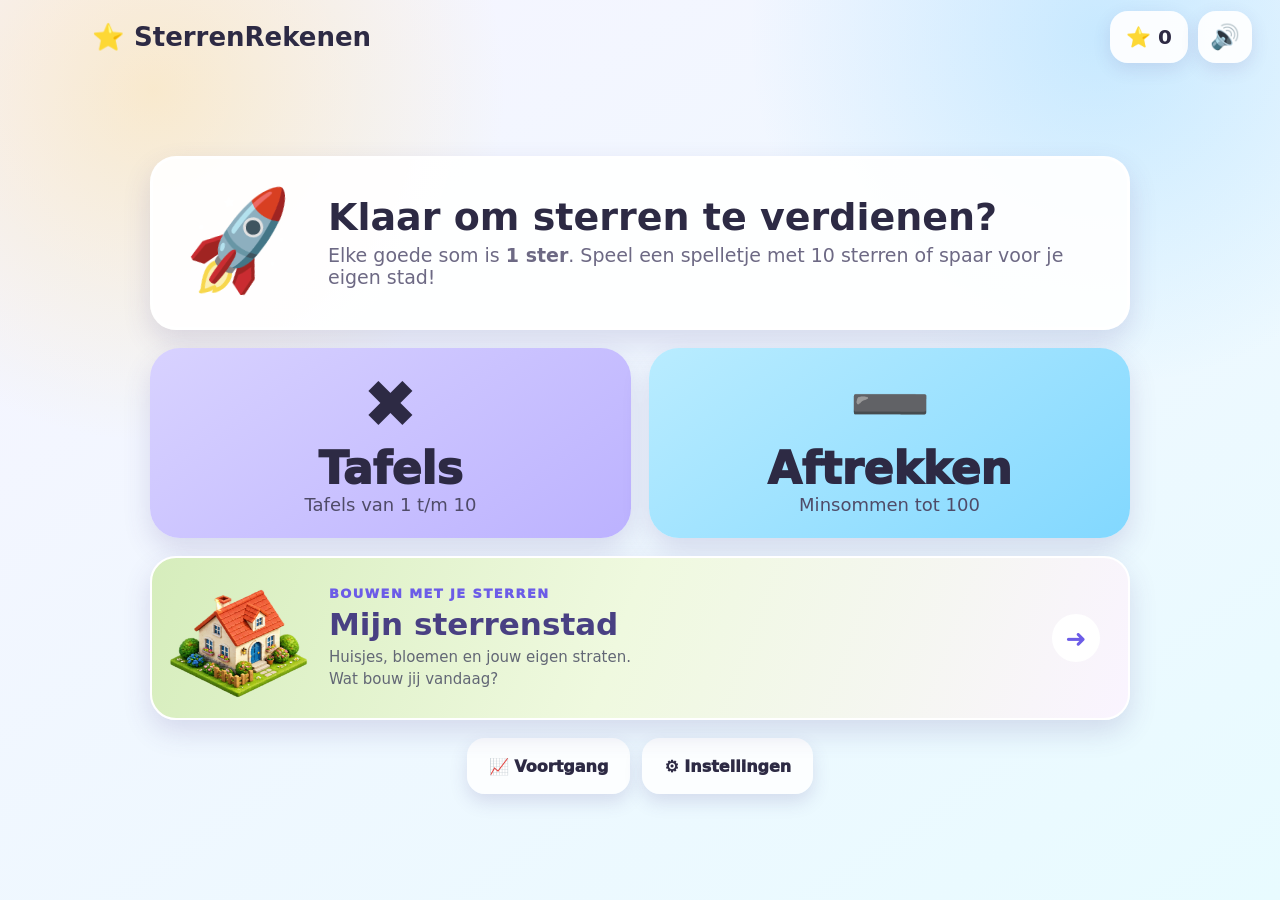
<file: index.html>
<!doctype html>
<html lang="nl">
<head>
  <meta charset="utf-8">
  <meta name="viewport" content="width=device-width, initial-scale=1, viewport-fit=cover, user-scalable=no">
  <meta name="theme-color" content="#6c5ce7">
  <meta name="color-scheme" content="light">
  <meta name="mobile-web-app-capable" content="yes">
  <meta name="apple-mobile-web-app-capable" content="yes">
  <meta name="apple-mobile-web-app-status-bar-style" content="default">
  <title>SterrenRekenen</title>
  <link rel="manifest" href="manifest.json">
  <link rel="icon" href="icons/icon-192.png">
  <link rel="apple-touch-icon" href="icons/icon-192.png">
  <link rel="stylesheet" href="style.css">
</head>
<body>
  <div id="app" class="app-shell">
    <header class="topbar">
      <button id="homeButton" class="icon-btn hidden" type="button" aria-label="Naar hoofdmenu">🏠</button>
      <div class="brand" aria-label="SterrenRekenen">
        <span class="brand-star">⭐</span>
        <span>SterrenRekenen</span>
      </div>
      <button id="starCounter" class="star-counter" type="button" aria-label="Voortgang bekijken">
        <span>⭐</span><strong id="starCount">0</strong>
      </button>
      <button id="soundButton" class="icon-btn" type="button" aria-label="Geluid aan of uit">🔊</button>
    </header>

    <main id="screenHost" class="screen-host" aria-live="polite"></main>

    <div id="toast" class="toast" role="status" aria-live="polite"></div>
    <div id="fxLayer" class="fx-layer" aria-hidden="true"></div>
  </div>

  <template id="homeTemplate">
    <section class="screen home-screen">
      <div class="hero-card">
        <div class="mascot" aria-hidden="true">🚀</div>
        <div>
          <h1>Klaar om sterren te verdienen?</h1>
          <p>Elke goede som is <strong>1 ster</strong>. Speel een spelletje met 10 sterren of spaar voor je eigen stad!</p>
        </div>
      </div>

      <div class="main-choices">
        <button class="choice-card choice-multiply" data-action="choose-multiply" type="button">
          <span class="choice-icon">✖</span>
          <span class="choice-title">Tafels</span>
          <span class="choice-sub">Tafels van 1 t/m 10</span>
        </button>
        <button class="choice-card choice-subtract" data-action="choose-subtract" type="button">
          <span class="choice-icon">➖</span>
          <span class="choice-title">Aftrekken</span>
          <span class="choice-sub">Minsommen tot 100</span>
        </button>
      </div>

      <div id="unlockCard" class="unlock-card hidden">
        <div>
          <div class="unlock-title">🎉 Spelletje verdiend!</div>
          <div>Je hebt genoeg sterren.</div>
        </div>
        <button class="primary-btn game-btn" data-action="choose-game" type="button">🎮 SPEEL EEN SPELLETJE!</button>
      </div>

      <button class="city-home-card" data-action="city" type="button">
        <span class="city-home-art" aria-hidden="true"></span>
        <span class="city-home-copy"><span class="eyebrow">Bouwen met je sterren</span><strong>Mijn sterrenstad</strong><span>Huisjes, bloemen en jouw eigen straten.<br>Wat bouw jij vandaag?</span></span>
        <span class="city-home-arrow" aria-hidden="true">➜</span>
      </button>

      <div class="home-actions">
        <button class="secondary-btn" data-action="progress" type="button">📈 Voortgang</button>
        <button class="secondary-btn" data-action="settings" type="button">⚙️ Instellingen</button>
      </div>
    </section>
  </template>

  <template id="tableTemplate">
    <section class="screen table-screen">
      <div class="section-heading">
        <div>
          <div class="eyebrow">Tafels</div>
          <h1>Kies één of meer tafels</h1>
          <p>Kies je tafels. Na 3 foutloze reeksen van 10 sommen rust een tafel tot morgen, of tot je 6 reeksen met andere tafels hebt gedaan.</p>
        </div>
      </div>
      <div id="tableGrid" class="table-grid"></div>
      <button id="startTablesButton" class="primary-btn wide-btn" data-action="start-tables" type="button" disabled>START MET REKENEN</button>
    </section>
  </template>

  <template id="practiceTemplate">
    <section class="screen practice-screen">
      <div class="practice-topline">
        <span id="practiceModeLabel" class="pill"></span>
        <span id="streakLabel" class="pill soft">🔥 0 op rij</span>
      </div>

      <div id="problemCard" class="problem-card">
        <div id="problemText" class="problem-text">3 × 7 = ?</div>
        <div id="answerDisplay" class="answer-display" aria-label="Ingevoerd antwoord">&nbsp;</div>
        <div id="feedbackText" class="feedback-text">Tik je antwoord in</div>
      </div>

      <div class="keypad" aria-label="Rekentoetsenbord">
        <button class="key" data-key="1" type="button">1</button>
        <button class="key" data-key="2" type="button">2</button>
        <button class="key" data-key="3" type="button">3</button>
        <button class="key" data-key="4" type="button">4</button>
        <button class="key" data-key="5" type="button">5</button>
        <button class="key" data-key="6" type="button">6</button>
        <button class="key" data-key="7" type="button">7</button>
        <button class="key" data-key="8" type="button">8</button>
        <button class="key" data-key="9" type="button">9</button>
        <button class="key key-back" data-key="back" type="button" aria-label="Wis laatste cijfer">⌫</button>
        <button class="key" data-key="0" type="button">0</button>
        <button class="key key-clear" data-key="clear" type="button" aria-label="Wis antwoord">C</button>
      </div>
      <button id="submitAnswer" class="primary-btn submit-btn" type="button">KLAAR</button>
      <div class="keyboard-hint">⌨️ Typ cijfers • Enter is klaar • Backspace wist</div>
    </section>
  </template>

  <template id="gameChoiceTemplate">
    <section class="screen game-choice-screen">
      <div class="section-heading centered">
        <div>
          <div class="eyebrow">Beloning</div>
          <h1>Kies een spelletje!</h1>
          <p>Na het spel gaan er 10 sterren van je voorraad af.</p>
        </div>
      </div>
      <div id="gameChoiceGrid" class="game-choice-grid"></div>
    </section>
  </template>

  <template id="gameTemplate">
    <section class="screen game-screen">
      <div class="game-hud">
        <div>
          <div id="gameTitle" class="game-title">Spel</div>
          <div id="gameInstruction" class="game-instruction"></div>
        </div>
        <div class="hud-box">⏱ <strong id="gameTime">30</strong></div>
        <div class="hud-box">🏆 <strong id="gameScore">0</strong></div>
      </div>
      <div id="gameArena" class="game-arena"></div>
    </section>
  </template>

  <template id="resultTemplate">
    <section class="screen result-screen">
      <div class="result-card">
        <div class="result-emoji">🏆</div>
        <div class="eyebrow">Spel afgelopen</div>
        <h1 id="resultTitle">Goed gespeeld!</h1>
        <p class="result-score">Score: <strong id="resultScore">0</strong></p>
        <p id="resultStars" class="result-stars"></p>
        <button class="primary-btn wide-btn" data-action="continue-practice" type="button">➕ VERDER REKENEN</button>
        <button class="secondary-btn wide-btn" data-action="home" type="button">🏠 Hoofdmenu</button>
      </div>
    </section>
  </template>

  <template id="progressTemplate">
    <section class="screen info-screen">
      <div class="info-card">
        <div class="eyebrow">Voortgang</div>
        <h1>Wat heb je al gedaan?</h1>
        <div id="progressStats" class="stats-grid"></div>
        <button class="primary-btn wide-btn" data-action="home" type="button">KLAAR</button>
      </div>
    </section>
  </template>

  <template id="settingsTemplate">
    <section class="screen info-screen">
      <div class="info-card">
        <div class="eyebrow">Instellingen</div>
        <h1>Maak het fijn voor jou</h1>
        <div class="settings-list">
          <button id="settingsSound" class="setting-row" data-action="toggle-sound" type="button">
            <span>Geluid</span><strong>🔊 Aan</strong>
          </button>
          <button id="fullscreenButton" class="setting-row" data-action="fullscreen" type="button">
            <span>Volledig scherm</span><strong>⛶ Open</strong>
          </button>
          <button id="installButton" class="setting-row hidden" data-action="install" type="button">
            <span>App installeren</span><strong>📲 Installeren</strong>
          </button>
          <button class="setting-row danger-row" data-action="reset-progress" type="button">
            <span>Voortgang wissen</span><strong>🗑 Wissen</strong>
          </button>
        </div>
        <p class="small-note">Alles wordt alleen op dit apparaat opgeslagen. Er is geen account en er worden geen gegevens verstuurd.</p>
        <button class="primary-btn wide-btn" data-action="home" type="button">KLAAR</button>
      </div>
    </section>
  </template>

  <script src="math.js" defer></script>
  <script src="games.js" defer></script>
  <script src="city-model.js" defer></script>
  <script src="city.js" defer></script>
  <script src="app.js" defer></script>
</body>
</html>
</file>
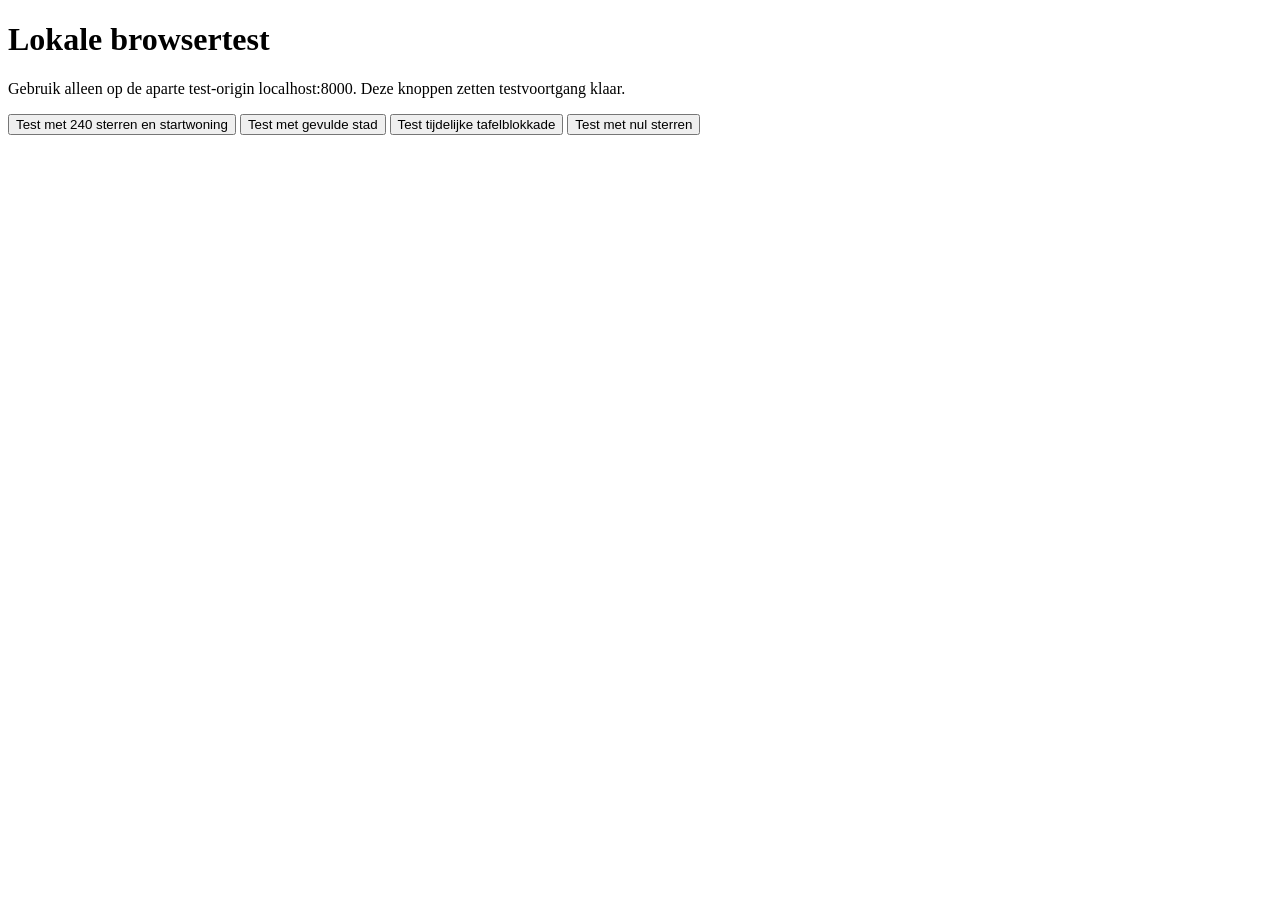
<file: tests/browser-city.html>
<!doctype html><html lang="nl"><meta charset="utf-8"><title>Sterrenstad testvoorbereiding</title><body>
<h1>Lokale browsertest</h1><p>Gebruik alleen op de aparte test-origin localhost:8000. Deze knoppen zetten testvoortgang klaar.</p>
<button id="starter">Test met 240 sterren en startwoning</button>
<button id="town">Test met gevulde stad</button>
<button id="tables">Test tijdelijke tafelblokkade</button>
<button id="zero">Test met nul sterren</button>
<script src="../city-model.js"></script>
<script src="../math.js"></script>
<script>
function prepare(mode) {
  if(location.hostname !== 'localhost') { document.querySelector('p').textContent='Open deze test op localhost, niet op de preview-origin.'; return; }
  const M=StarCityModel; let city=M.initial();
  if(mode==='town') {
    let i=0;
    for(let radius=1;radius<4;radius++)for(let x=1;x<6;x++)for(let y=1;y<6;y++) {
      if(Math.abs(x-3)+Math.abs(y-3)!==radius)continue;
      const r=M.apply(city,10000,{kind:'buy',type:M.catalog[i++%8].id,x,y});if(!r.error)city=r.city;
    }
  }
  const tablePractice = MathTrainer.tableProgress(null);
  if(mode==='tables') tablePractice.tables[1] = {attempts:9,mistakes:0,perfect:2,locked:false,others:0};
  localStorage.setItem('sterrenrekenen-v1',JSON.stringify({tablePractice,stars:mode==='zero'?0:240,correctMultiply:300,correctSubtract:10,totalAttempts:320,practicedTables:[2,3,4],sound:false,lastGameIds:[],city}));
  location.href='../index.html';
}
document.querySelector('#tables').onclick=()=>prepare('tables');
document.querySelector('#starter').onclick=()=>prepare('starter');document.querySelector('#town').onclick=()=>prepare('town');document.querySelector('#zero').onclick=()=>prepare('zero');
</script></body></html>
</file>
<file: style.css>
:root {
  --bg-a: #f7f4ff;
  --bg-b: #e8fbff;
  --ink: #2d2a44;
  --muted: #6d6984;
  --purple: #6c5ce7;
  --purple-dark: #5547c9;
  --yellow: #ffd166;
  --green: #2ecc71;
  --blue: #36b5ff;
  --pink: #ff6b9f;
  --orange: #ff9f43;
  --card: rgba(255,255,255,.92);
  --shadow: 0 12px 28px rgba(76, 61, 135, .16);
  --radius: 26px;
}

* { box-sizing: border-box; -webkit-tap-highlight-color: transparent; }
html, body { margin: 0; width: 100%; min-height: 100%; overflow: hidden; }
body {
  min-height: 100dvh;
  font-family: ui-rounded, "Arial Rounded MT Bold", "Trebuchet MS", system-ui, sans-serif;
  color: var(--ink);
  background:
    radial-gradient(circle at 12% 10%, rgba(255,209,102,.32), transparent 22rem),
    radial-gradient(circle at 86% 4%, rgba(54,181,255,.22), transparent 22rem),
    linear-gradient(145deg, var(--bg-a), var(--bg-b));
  user-select: none;
  -webkit-user-select: none;
  overscroll-behavior: none;
}
button { font: inherit; color: inherit; touch-action: manipulation; }
button:focus-visible { outline: 4px solid rgba(54,181,255,.45); outline-offset: 3px; }
button:active { transform: translateY(2px) scale(.985); }

.app-shell { height: 100dvh; min-height: 100dvh; display: flex; flex-direction: column; position: relative; overflow: hidden; }
.topbar {
  flex-shrink: 0;
  height: 74px;
  padding: max(10px, env(safe-area-inset-top)) clamp(12px, 3vw, 28px) 10px;
  display: grid;
  grid-template-columns: 54px 1fr auto 54px;
  align-items: center;
  gap: 10px;
  z-index: 20;
}
/* Geef elk onderdeel een vaste gridkolom. Zo schuift de titel niet op als de homeknop verborgen is. */
#homeButton { grid-column: 1; }
.brand { grid-column: 2; min-width: 0; display: flex; align-items: center; gap: 10px; font-weight: 900; font-size: clamp(18px, 3vw, 26px); white-space: nowrap; overflow: hidden; }
.star-counter { grid-column: 3; }
#soundButton { grid-column: 4; }
.brand-star { animation: bob 2.2s ease-in-out infinite; }
.icon-btn, .star-counter {
  min-width: 52px; min-height: 52px; border: 0; border-radius: 18px; background: var(--card); box-shadow: 0 6px 18px rgba(76,61,135,.12); cursor: pointer;
}
.icon-btn { font-size: 24px; }
.star-counter { padding: 0 16px; display: flex; align-items: center; gap: 7px; font-size: 20px; }

.screen-host { flex: 1; min-height: 0; overflow: auto; padding: 6px clamp(12px, 3vw, 30px) max(18px, env(safe-area-inset-bottom)); }
.screen { width: min(980px, 100%); margin: 0 auto; min-height: 100%; animation: fadeUp .25s ease both; }
.hidden { display: none !important; }

.home-screen { display: flex; flex-direction: column; justify-content: center; gap: 18px; padding-bottom: 12px; }
.hero-card, .info-card, .result-card {
  background: var(--card); border: 3px solid rgba(255,255,255,.9); border-radius: var(--radius); box-shadow: var(--shadow);
}
.hero-card { display: flex; align-items: center; gap: clamp(14px, 4vw, 30px); padding: clamp(18px, 4vw, 30px); }
.hero-card h1 { margin: 0 0 7px; font-size: clamp(24px, 4vw, 38px); line-height: 1.05; }
.hero-card p { margin: 0; color: var(--muted); font-size: clamp(15px, 2.4vw, 19px); }
.mascot { font-size: clamp(54px, 10vw, 92px); transform: rotate(-8deg); animation: floaty 3s ease-in-out infinite; }

.main-choices { display: grid; grid-template-columns: repeat(2, minmax(0,1fr)); gap: 18px; }
.choice-card { border: 0; min-height: 190px; border-radius: 30px; padding: 20px; display: flex; flex-direction: column; align-items: center; justify-content: center; cursor: pointer; box-shadow: var(--shadow); transition: transform .18s ease, box-shadow .18s ease; }
.choice-card:hover { transform: translateY(-3px); box-shadow: 0 16px 32px rgba(76,61,135,.2); }
.choice-multiply { background: linear-gradient(145deg,#d8d2ff,#bcb2ff); }
.choice-subtract { background: linear-gradient(145deg,#b9ecff,#82d8ff); }
.choice-icon { font-size: clamp(46px, 7vw, 66px); font-weight: 900; line-height: 1; }
.choice-title { font-size: clamp(28px, 5vw, 44px); font-weight: 1000; margin-top: 5px; }
.choice-sub { color: #4f4b68; font-size: clamp(14px, 2vw, 18px); }

.unlock-card { background: linear-gradient(100deg,#fff2a8,#ffd166); border: 3px solid rgba(255,255,255,.72); border-radius: 24px; padding: 14px 18px; display: flex; align-items: center; justify-content: space-between; gap: 14px; box-shadow: var(--shadow); }
.unlock-title { font-weight: 1000; font-size: 20px; }
.home-actions { display: flex; gap: 12px; justify-content: center; flex-wrap: wrap; }

.primary-btn, .secondary-btn {
  border: 0; border-radius: 18px; min-height: 56px; padding: 12px 22px; font-weight: 1000; cursor: pointer; box-shadow: 0 8px 18px rgba(76,61,135,.15); transition: transform .14s ease;
}
.primary-btn { color: white; background: linear-gradient(180deg,var(--purple),var(--purple-dark)); }
.secondary-btn { background: rgba(255,255,255,.86); }
.game-btn { white-space: nowrap; }
.wide-btn { width: 100%; margin-top: 12px; }

.section-heading { display: flex; align-items: flex-end; justify-content: space-between; margin: 14px 2px 20px; }
.section-heading.centered { text-align: center; justify-content: center; }
.section-heading h1, .info-card h1, .result-card h1 { margin: 3px 0 0; font-size: clamp(28px, 5vw, 42px); }
.section-heading p { margin: 7px 0 0; color: var(--muted); }
.eyebrow { text-transform: uppercase; letter-spacing: .11em; color: var(--purple); font-size: 13px; font-weight: 1000; }

.table-grid { display: grid; grid-template-columns: repeat(4, minmax(0,1fr)); gap: 14px; padding-bottom: 14px; }
.table-btn { min-height: 92px; border: 0; border-radius: 22px; background: rgba(255,255,255,.92); box-shadow: 0 8px 20px rgba(76,61,135,.12); font-size: clamp(22px, 4vw, 32px); font-weight: 1000; cursor: pointer; }
.table-btn.all { grid-column: span 2; background: linear-gradient(145deg,#fff0a5,#ffd166); }
.table-btn.done { box-shadow: inset 0 0 0 4px rgba(46,204,113,.38), 0 8px 20px rgba(76,61,135,.12); }
.table-btn.selected { color:white; background:linear-gradient(145deg,var(--purple),var(--purple-dark)); box-shadow:0 10px 24px rgba(85,71,201,.3); }
.table-btn.selected.done { box-shadow:inset 0 0 0 4px rgba(255,255,255,.35),0 10px 24px rgba(85,71,201,.3); }
.primary-btn:disabled { opacity:.48; cursor:not-allowed; box-shadow:none; }

.practice-screen { display: flex; flex-direction: column; gap: 12px; max-width: 700px; padding-bottom: 12px; }
.practice-topline { display: flex; gap: 10px; justify-content: space-between; }
.pill { padding: 9px 13px; background: rgba(108,92,231,.12); border-radius: 999px; font-weight: 900; }
.pill.soft { background: rgba(255,159,67,.14); }
.problem-card { flex: 1 0 auto; min-height: 210px; background: var(--card); border: 3px solid rgba(255,255,255,.9); border-radius: 30px; box-shadow: var(--shadow); padding: 18px; display: grid; place-items: center; align-content: center; transition: background .2s ease, transform .2s ease; }
.problem-card.correct { background: #ddf9e9; animation: successPulse .46s ease; }
.problem-card.try-again { animation: gentleShake .3s ease; }
.problem-text { font-size: clamp(44px, 10vw, 82px); font-weight: 1000; line-height: 1.05; text-align: center; font-variant-numeric: tabular-nums; }
.answer-display { margin-top: 6px; min-height: 49px; font-size: clamp(30px, 7vw, 50px); font-weight: 1000; color: var(--purple); }
.feedback-text { min-height: 24px; margin-top: 6px; color: var(--muted); font-weight: 800; text-align: center; }
.keypad { display: grid; grid-template-columns: repeat(3,1fr); gap: 8px; }
.key { min-height: clamp(54px, 8vh, 68px); border: 0; border-radius: 17px; background: rgba(255,255,255,.94); box-shadow: 0 5px 12px rgba(76,61,135,.12); font-size: clamp(24px, 5vw, 34px); font-weight: 1000; cursor: pointer; }
.key-back { background: #ffe6ee; }
.key-clear { background: #fff0d8; }
.submit-btn { min-height: 64px; font-size: 22px; }
.keyboard-hint { display:none; color:var(--muted); font-size:13px; font-weight:800; text-align:center; }

@media (hover:hover) and (pointer:fine) {
  .keyboard-hint { display:block; }
}

.game-choice-grid { display: grid; grid-template-columns: repeat(3,minmax(0,1fr)); gap: 16px; padding-bottom: 18px; }
.game-option { min-height: 175px; border: 0; border-radius: 28px; padding: 18px; background: var(--card); box-shadow: var(--shadow); cursor: pointer; display: flex; flex-direction: column; justify-content: center; align-items: center; text-align: center; }
.game-option .emoji { font-size: 54px; }
.game-option .name { margin-top: 8px; font-weight: 1000; font-size: 22px; }
.game-option .desc { margin-top: 5px; color: var(--muted); font-size: 14px; }
.game-option.featured { position:relative; background:linear-gradient(145deg,#fff5bd,#ffd6f0); box-shadow:inset 0 0 0 4px rgba(255,255,255,.7),var(--shadow); }
.new-badge { position:absolute; top:10px; right:10px; padding:5px 9px; border-radius:999px; color:white; background:var(--pink); font-size:11px; font-weight:1000; transform:rotate(5deg); }

.game-screen { display: flex; flex-direction: column; min-height: 100%; overflow: hidden; }
.game-hud { display: grid; grid-template-columns: 1fr auto auto; gap: 10px; align-items: center; margin-bottom: 8px; }
.game-title { font-weight: 1000; font-size: clamp(20px,3.5vw,30px); }
.game-instruction { color: var(--muted); font-size: 14px; }
.hud-box { background: rgba(255,255,255,.9); border-radius: 16px; min-width: 78px; min-height: 52px; display: grid; place-items: center; padding: 7px 12px; box-shadow: 0 5px 14px rgba(76,61,135,.1); }
.game-arena { position: relative; flex: 1; min-height: 360px; border-radius: 28px; overflow: hidden; background: linear-gradient(180deg,#bfeeff,#e9faff); box-shadow: inset 0 0 0 3px rgba(255,255,255,.7), var(--shadow); touch-action: none; }

/* Catch game */
.catcher-basket { position:absolute; width:92px; height:56px; bottom:16px; left:50%; transform:translateX(-50%); display:grid; place-items:center; font-size:54px; z-index:4; pointer-events:none; }
.falling-item { position:absolute; width:48px; height:48px; display:grid; place-items:center; font-size:38px; pointer-events:none; will-change:transform; }

/* Balloons */
.balloon { position:absolute; width:74px; height:92px; border:0; background:transparent; font-size:58px; cursor:pointer; transform-origin:center bottom; animation: balloonWobble 1.4s ease-in-out infinite alternate; }
.balloon.pop { animation: pop .18s ease forwards; pointer-events:none; }

/* Moles */
.mole-grid { width:100%; height:100%; min-height:360px; display:grid; grid-template-columns:repeat(3,1fr); gap:12px; padding:18px; align-content:center; }
.mole-hole { position:relative; min-height:92px; border-radius:50%; background:rgba(86,62,52,.18); box-shadow:inset 0 12px 18px rgba(86,62,52,.18); overflow:hidden; }
.mole-target { position:absolute; inset:0; border:0; background:transparent; font-size:58px; transform:translateY(92%); transition:transform .14s ease; cursor:pointer; }
.mole-target.up { transform:translateY(5%); }

/* Space */
.space-arena { background: radial-gradient(circle at 40% 18%,#4851a7,#171938 65%,#0d0e22); }
.spaceship { position:absolute; width:72px; height:72px; bottom:20px; left:50%; transform:translateX(-50%); display:grid; place-items:center; font-size:58px; pointer-events:none; z-index:4; }
.space-item { position:absolute; width:46px; height:46px; display:grid; place-items:center; font-size:36px; pointer-events:none; will-change:transform; }
.space-flash { position:absolute; inset:0; background:rgba(255,93,93,.22); opacity:0; pointer-events:none; }
.space-flash.hit { animation: hitFlash .22s ease; }

/* Memory */
.memory-grid { width:100%; height:100%; min-height:360px; display:grid; grid-template-columns:repeat(4,1fr); grid-template-rows:repeat(3,1fr); gap:10px; padding:14px; }
.memory-card { position:relative; border:0; border-radius:18px; background:linear-gradient(145deg,#d9b56f,#b98436); box-shadow:inset 0 0 0 4px rgba(255,255,255,.28),0 6px 12px rgba(76,61,135,.12); font-size:clamp(34px,7vw,56px); cursor:pointer; transform-style:preserve-3d; transition:transform .22s ease, background .22s ease; }
.memory-card::before { content:"🔒"; position:absolute; inset:0; display:grid; place-items:center; font-size:clamp(28px,6vw,48px); }
.memory-card.revealed, .memory-card.matched { background:#fff8de; }
.memory-card.revealed::before, .memory-card.matched::before { content:""; }
.memory-card.matched { box-shadow:inset 0 0 0 4px rgba(46,204,113,.4),0 6px 12px rgba(76,61,135,.12); }

/* Draakjesfeest */
.dragon-arena { background:linear-gradient(180deg,#6d5dfc 0%,#b47cff 48%,#ffe59a 100%); padding:14px; display:flex; flex-direction:column; gap:10px; }
.dragon-top { display:grid; grid-template-columns:auto 1fr auto; gap:12px; align-items:center; min-height:105px; }
.dragon-friend { font-size:72px; filter:drop-shadow(0 7px 4px rgba(45,42,68,.2)); transform-origin:center bottom; }
.dragon-friend.happy { animation:dragonHappy .34s ease; }
.dragon-wish { background:white; border-radius:24px; padding:12px 16px; text-align:center; box-shadow:var(--shadow); font-weight:900; }
.dragon-wish strong { display:block; font-size:42px; line-height:1.05; }
.dragon-combo { min-width:82px; color:white; text-align:center; font-weight:1000; text-shadow:0 2px 5px rgba(45,42,68,.25); }
.dragon-combo strong { display:block; font-size:30px; }
.dragon-meter { height:16px; background:rgba(255,255,255,.45); border-radius:999px; overflow:hidden; box-shadow:inset 0 2px 5px rgba(45,42,68,.15); }
.dragon-meter-fill { height:100%; width:0; border-radius:inherit; background:linear-gradient(90deg,#ffd166,#ff6b9f,#6c5ce7,#36b5ff); transition:width .2s ease; }
.dragon-food-grid { flex:1; display:grid; grid-template-columns:repeat(3,1fr); gap:10px; min-height:220px; }
.dragon-food { border:0; border-radius:22px; background:rgba(255,255,255,.9); font-size:clamp(40px,8vw,64px); cursor:pointer; box-shadow:0 8px 18px rgba(45,42,68,.16); animation:foodArrive .2s ease both; }
.dragon-food.good { animation:foodGood .3s ease forwards; }
.dragon-food.bad { animation:gentleShake .3s ease; background:#ffe0e7; }
.dragon-fever { position:absolute; inset:0; display:grid; place-items:center; color:white; font-size:clamp(34px,8vw,72px); font-weight:1000; text-align:center; text-shadow:0 5px 12px #8b3dc7; background:rgba(255,107,159,.22); pointer-events:none; animation:feverFlash .65s ease forwards; z-index:8; }

@keyframes dragonHappy { 50%{transform:translateY(-12px) rotate(-7deg) scale(1.12)} }
@keyframes foodArrive { from{opacity:0;transform:scale(.7) rotate(-5deg)} }
@keyframes foodGood { to{transform:translateY(-30px) scale(.35);opacity:0} }
@keyframes feverFlash { 0%{opacity:0;transform:scale(.7)} 30%{opacity:1;transform:scale(1)} 100%{opacity:0;transform:scale(1.15)} }

.info-screen, .result-screen { display:grid; place-items:center; padding:16px 0; }
.info-card, .result-card { width:min(650px,100%); padding:clamp(20px,5vw,34px); }
.result-card { text-align:center; }
.result-emoji { font-size:76px; animation:bob 1.4s ease-in-out infinite; }
.result-score { font-size:28px; margin:14px 0 4px; }
.result-stars { color:var(--muted); }
.stats-grid { display:grid; grid-template-columns:repeat(2,1fr); gap:12px; margin:20px 0; }
.stat-card { padding:16px; background:#f6f4ff; border-radius:18px; }
.stat-number { font-size:32px; font-weight:1000; color:var(--purple); }
.stat-label { color:var(--muted); font-weight:800; }
.settings-list { display:grid; gap:10px; margin:20px 0; }
.setting-row { width:100%; min-height:62px; border:0; border-radius:18px; padding:12px 16px; display:flex; align-items:center; justify-content:space-between; gap:12px; background:#f6f4ff; cursor:pointer; }
.danger-row { background:#fff0f3; }
.small-note { font-size:13px; line-height:1.45; color:var(--muted); }

.toast { position:fixed; left:50%; bottom:max(22px,env(safe-area-inset-bottom)); transform:translate(-50%,18px); z-index:100; background:#29263d; color:white; border-radius:999px; padding:10px 18px; font-weight:900; opacity:0; pointer-events:none; transition:.22s ease; }
.toast.show { opacity:1; transform:translate(-50%,0); }
.fx-layer { position:fixed; inset:0; pointer-events:none; z-index:90; overflow:hidden; }
.confetti-piece { position:absolute; top:-24px; width:12px; height:18px; border-radius:3px; animation:confettiFall 1.7s linear forwards; }
.fly-star { position:fixed; font-size:34px; z-index:95; animation:starFly .72s cubic-bezier(.2,.75,.35,1) forwards; }

@keyframes fadeUp { from{opacity:0;transform:translateY(8px)} to{opacity:1;transform:none} }
@keyframes floaty { 0%,100%{transform:translateY(0) rotate(-8deg)} 50%{transform:translateY(-7px) rotate(-4deg)} }
@keyframes bob { 0%,100%{transform:translateY(0) rotate(0)} 50%{transform:translateY(-4px) rotate(8deg)} }
@keyframes successPulse { 0%{transform:scale(1)} 50%{transform:scale(1.018)} 100%{transform:scale(1)} }
@keyframes gentleShake { 0%,100%{transform:translateX(0)} 30%{transform:translateX(-6px)} 70%{transform:translateX(6px)} }
@keyframes balloonWobble { from{transform:rotate(-4deg)} to{transform:rotate(4deg)} }
@keyframes pop { to{transform:scale(1.35);opacity:0} }
@keyframes hitFlash { 0%{opacity:0} 45%{opacity:1} 100%{opacity:0} }
@keyframes confettiFall { to{transform:translate3d(var(--drift),110vh,0) rotate(780deg);opacity:.9} }
@keyframes starFly { 0%{transform:translate(0,0) scale(.8);opacity:0} 25%{opacity:1} 100%{transform:translate(var(--dx),var(--dy)) scale(.35);opacity:0} }

@media (max-width: 720px) {
  .topbar { grid-template-columns: 50px 1fr auto 50px; }
  .main-choices { grid-template-columns: 1fr; }
  .choice-card { min-height: 140px; }
  .unlock-card { flex-direction:column; text-align:center; }
  .table-grid { grid-template-columns:repeat(3,1fr); }
  .table-btn.all { grid-column:span 3; }
  .game-choice-grid { grid-template-columns:1fr; }
  .game-option { min-height:120px; }
}

@media (max-width: 480px) {
  .brand span:last-child { display:none; }
}

@media (max-height: 720px) and (orientation: landscape) {
  .topbar { height:58px; padding-top:6px; padding-bottom:6px; }
  .icon-btn,.star-counter { min-height:44px; min-width:44px; }
  .home-screen { justify-content:flex-start; gap:10px; }
  .hero-card { padding:12px 18px; }
  .hero-card h1 { font-size:24px; }
  .mascot { font-size:52px; }
  .choice-card { min-height:130px; }
  .practice-screen { gap:7px; }
  .problem-card { min-height:140px; padding:10px; }
  .problem-text { font-size:52px; }
  .answer-display { min-height:34px; font-size:34px; }
  .key { min-height:45px; }
  .submit-btn { min-height:52px; }
  .game-arena { min-height:280px; }
}

@media (prefers-reduced-motion: reduce) {
  *,*::before,*::after { animation-duration:.001ms !important; animation-iteration-count:1 !important; transition-duration:.001ms !important; }
}


.reward-modal { position:fixed; inset:0; z-index:120; display:grid; place-items:center; padding:18px; background:rgba(45,42,68,.36); backdrop-filter:blur(5px); }
.reward-card { width:min(480px,100%); padding:26px; text-align:center; background:white; border-radius:30px; box-shadow:0 22px 55px rgba(45,42,68,.28); animation:successPulse .35s ease; }
.reward-card h2 { margin:5px 0 8px; font-size:clamp(28px,6vw,40px); }
.reward-card p { color:var(--muted); margin:0 0 14px; }
.reward-stars { font-size:44px; margin-bottom:5px; letter-spacing:6px; }

/* Sterrenstad */
.city-home-card { position: relative; display: flex; align-items: center; gap: 20px; width: 100%; min-height: 145px; padding: 15px 28px 15px 12px; text-align: left; border: 2px solid white; border-radius: 26px; background: linear-gradient(110deg,#d6edbc,#eff9df 48%,#faf4ff); box-shadow: var(--shadow); cursor: pointer; overflow: hidden; }
.city-home-art { flex: 0 0 145px; height: 130px; background: url('assets/city-atlas.png') 0 0 / 400% 200%; }
.city-home-copy { display: grid; gap: 5px; position: relative; }
.city-home-copy strong { font-size: clamp(22px,3vw,31px); color: #494083; }
.city-home-copy > span:last-child { color: #626775; font-size: 15px; line-height: 1.45; }
.city-home-arrow { margin-left: auto; background: white; border-radius: 50%; width: 48px; height: 48px; flex-shrink: 0; display: grid; place-items: center; font-size: 25px; color: var(--purple); }
.showing-city { padding-top: 0; }
.city-screen { max-width: 1440px; width: 100%; }
.city-heading { display:flex; align-items:center; justify-content:space-between; gap:16px; padding:10px 8px 16px; }
.city-heading h1 { margin: 3px 0 4px; font-size: clamp(25px,3.1vw,38px); letter-spacing: -.9px; }
.city-heading h1 span { color: #efb537; }
.city-heading p { margin: 0; font-size: 14px; color: var(--muted); }
.city-heading > button { font-size: 14px; min-height: 46px; white-space: nowrap; }
.city-world-wrap { position:relative; border-radius:28px; overflow:hidden; border:3px solid #fff; box-shadow:0 12px 32px #588d5020; background:#e1f0ce; }
#cityCanvas { display:block; width:100%; height:clamp(340px,49vh,600px); touch-action:none; cursor:grab; }
#cityCanvas:active { cursor:grabbing; }
#cityCanvas:focus-visible { outline:4px solid var(--purple); outline-offset:-5px; }
.city-world-badge { position:absolute; top:18px; left:18px; z-index:1; display:flex; align-items:center; gap:8px; padding:8px 14px; background:#ffffffdf; border:1px solid #fff; border-radius:15px; color:#567141; font-size:13px; font-weight:800; pointer-events:none; box-shadow:0 4px 16px #497a3620; }
.city-sun { font-size:23px; color:#edb334; }
.city-world-controls { position:absolute; right:16px; bottom:18px; display:grid; gap:7px; }
.city-world-controls button { width:44px; height:44px; border:2px solid white; border-radius:15px; box-shadow:0 3px 10px #576d3825; background:#fffffff0; color:var(--purple-dark); font-size:24px; cursor:pointer; }
.city-world-controls button:last-child { font-size:18px; }
.city-world-tip { position:absolute; bottom:15px; left:18px; border-radius:10px; padding:6px 10px; background:#ffffffe0; color:#557147; font-size:12px; pointer-events:none; }
.city-build-panel { display:flex; justify-content:space-between; align-items:center; gap:12px; min-height:88px; padding:7px 18px 7px 8px; margin:10px 0 14px; background:#fff; border:1px solid #e6ddff; border-radius:20px; }
.city-build-copy { display:flex; align-items:center; gap:10px; min-width:0; }
.city-build-copy strong { font-size:17px; }
.city-build-copy strong span { margin-left:8px; font-size:14px; color:#8e6d21; }
.city-build-copy p { font-size:13px; color:var(--muted); margin:5px 0; line-height:1.4; }
.city-build-actions { display:flex; gap:8px; flex-shrink:0; }
.city-build-actions button { min-height:44px; font-size:13px; padding:10px 16px; }
.city-build-actions button:disabled { opacity:.48; cursor:default; }
.city-shop { background:#ffffffd9; border:2px solid #fff; border-radius:26px; padding:18px; box-shadow:0 6px 24px #6354820c; }
.city-shop-heading { display:flex; align-items:center; justify-content:space-between; gap:12px; padding:0 4px 13px; }
.city-shop h2 { margin:0 0 4px; font-size:25px; color:#40376e; }
.city-shop-heading p { margin:0; font-size:14px; color:var(--muted); }
.city-save-note { font-size:12px; color:#718568; background:#f1f7eb; border-radius:20px; padding:7px 12px; }
.city-shop-grid { display:grid; grid-template-columns:repeat(8,minmax(0,1fr)); gap:9px; }
.city-item { border:2px solid #eee8fb; border-radius:19px; background:linear-gradient(#fff,#f8f7ff); padding:4px 4px 10px; display:flex; flex-direction:column; align-items:center; min-width:0; cursor:pointer; transition:border-color .15s,background .15s; }
.city-item:hover { border-color:#b8a2f5; background:#f2edff; }
.city-item.selected { border:3px solid #8053e8; padding:3px 3px 9px; box-shadow:0 3px 14px #8053e81f; background:#f7f2ff; }
.city-item strong { font-size:14px; }
.city-price { font-size:15px; font-weight:900; color:#715428; margin:5px 0; }
.city-item small { font-size:10px; color:#678451; }
.city-item.saving small { color:#81788e; }
.city-sprite { display:block; flex-shrink:0; width:100%; aspect-ratio:1; background-image:url('assets/city-atlas.png'); background-size:400% 200%; background-position:calc(var(--sx) * 100% / 3) calc(var(--sy) * 100%); background-repeat:no-repeat; }
.city-selected-sprite { width:72px; height:72px; }
.city-footnote { font-size:12px; color:var(--muted); text-align:center; margin:14px 8px 6px; line-height:1.5; }
@media (max-width:950px) {
  .city-shop-grid { grid-template-columns:repeat(4,minmax(0,1fr)); }
  .city-item { display:grid; grid-template-columns:65px 1fr; grid-template-rows:1fr 1fr 1fr; column-gap:3px; text-align:left; padding:6px; }
  .city-item.selected { padding:5px; }
  .city-item .city-sprite { grid-row:1/4; }
  .city-item strong { font-size:13px; align-self:end; }
  .city-item .city-price { font-size:13px; margin:2px 0; }
  .city-item small { font-size:9px; align-self:start; }
}
@media (max-width:620px) {
  .city-heading { padding:8px 0 12px; gap:8px; }
  .city-heading .eyebrow { font-size:10px; }
  .city-heading h1 { font-size:25px; }
  .city-heading p { font-size:11px; }
  .city-heading > button { font-size:11px; padding:9px; min-width:0; }
  .city-heading h1 span { display:none; }
  .city-world-wrap { border-radius:20px; }
  #cityCanvas { height:360px; }
  .city-world-badge { top:10px; left:10px; font-size:11px; padding:5px 10px; }
  .city-world-tip { max-width:calc(100% - 80px); bottom:10px; left:10px; font-size:10px; }
  .city-world-controls { right:10px; bottom:12px; }
  .city-build-panel { flex-wrap:wrap; padding:8px 10px; gap:6px; }
  .city-build-copy { gap:4px; }
  .city-selected-sprite { width:58px; height:58px; }
  .city-build-actions { width:100%; justify-content:flex-end; }
  .city-build-actions .primary-btn { flex:1; }
  .city-shop { padding:12px 9px; border-radius:20px; }
  .city-shop-grid { grid-template-columns:repeat(2,minmax(0,1fr)); gap:7px; }
  .city-shop h2 { font-size:22px; }
  .city-shop-heading p { font-size:12px; }
  .city-save-note { display:none; }
  .city-item { grid-template-columns:66px 1fr; }
  .city-item strong { font-size:13px; }
  .city-home-card { gap:5px; padding:12px 10px; }
  .city-home-art { flex-basis:90px; height:90px; }
  .city-home-copy > span:last-child { font-size:12px; }
  .city-home-copy .eyebrow { font-size:10px; }
  .city-home-arrow { width:32px; height:32px; font-size:18px; }
}
@media (prefers-reduced-motion: reduce) {
  .city-screen, .city-item { animation:none; transition:none; }
}

.table-btn small { display:block; font-size:12px; line-height:1.35; margin-top:8px; font-weight:600; }
.table-btn:disabled { opacity:.6; cursor:not-allowed; background:#edeaf4; }
</file>
